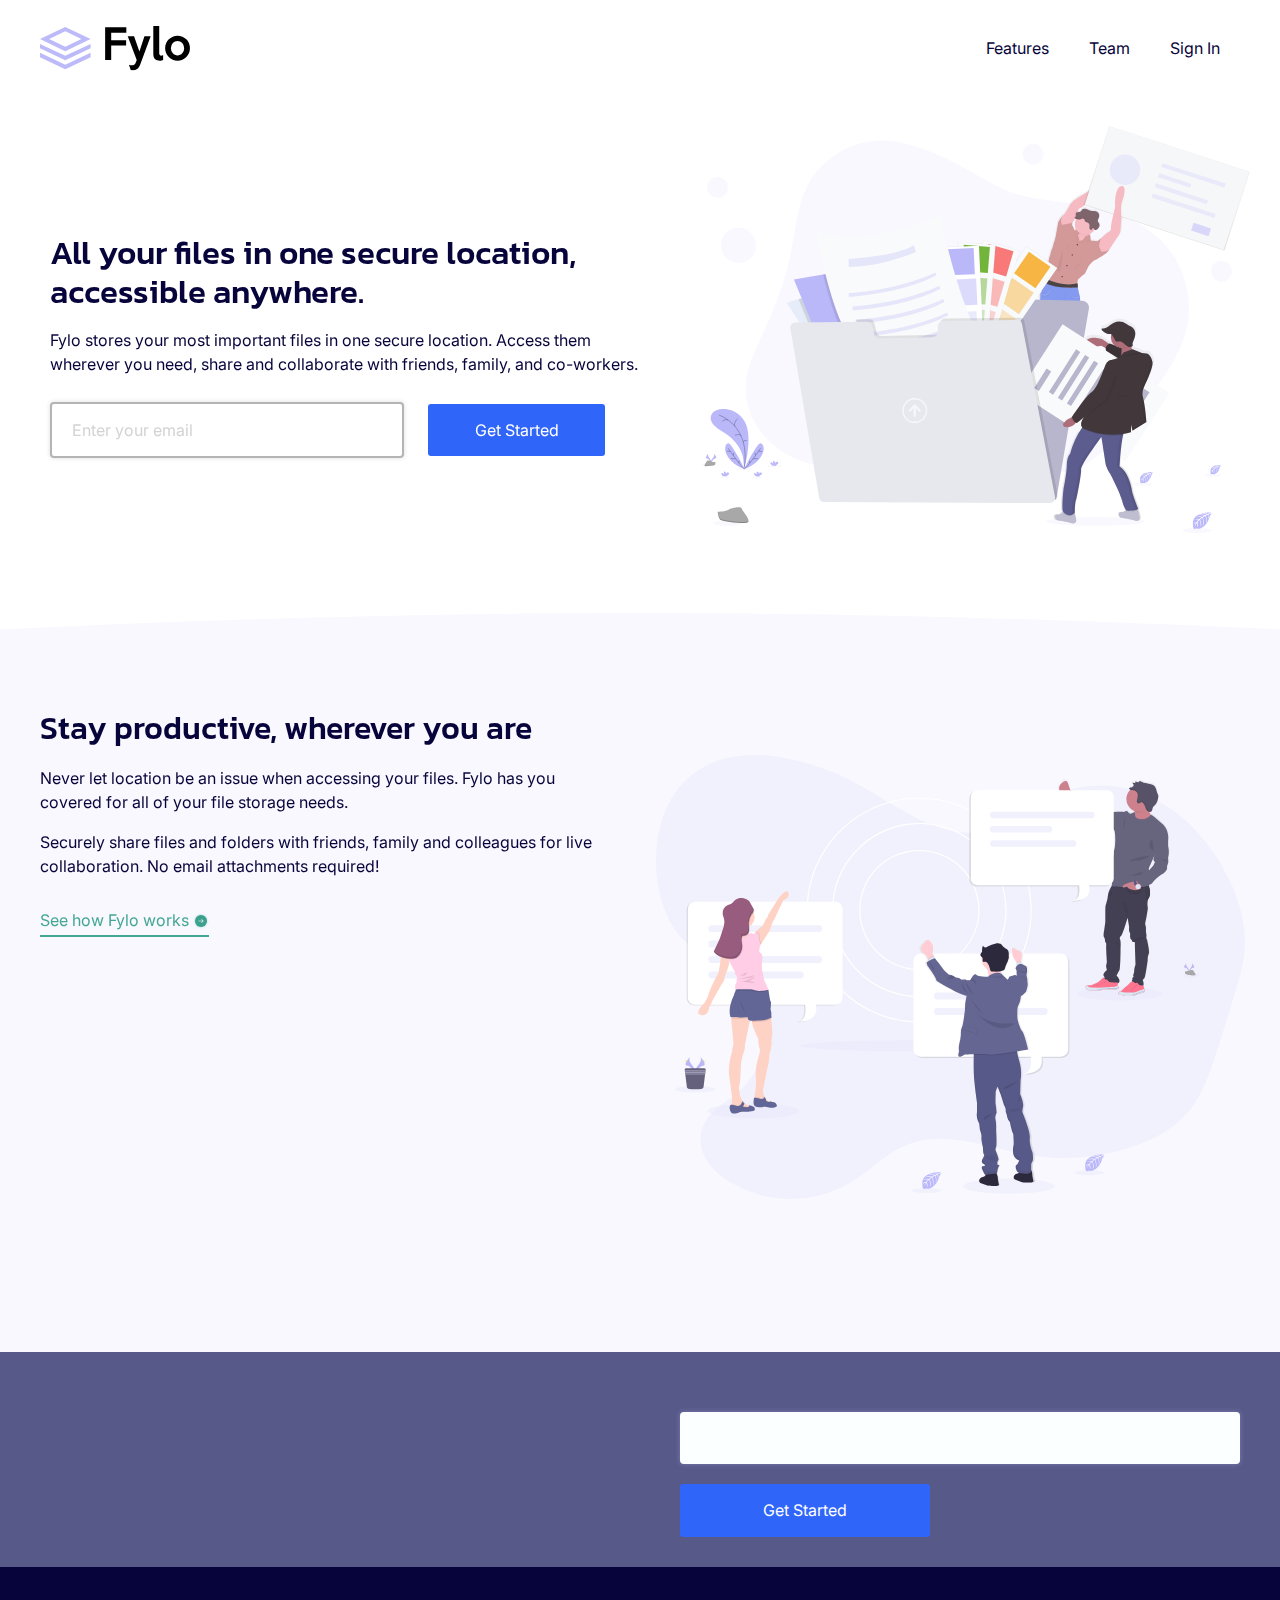
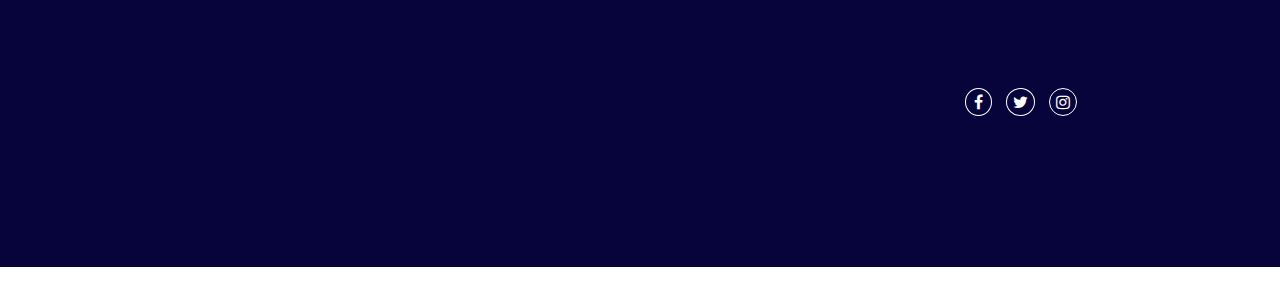
<file: index.html>
<!DOCTYPE html>
<html lang="en">
  <head>
    <meta charset="UTF-8" />
    <meta http-equiv="X-UA-Compatible" content="IE=edge" />
    <meta name="viewport" content="width=device-width, initial-scale=1.0" />
    <meta
      name="description"
      content="Fylo stores your most important files in one secure location."
    />

    <title>Fylo - A fast and secure cloud to store your files</title>
    <link rel="preconnect" href="https://fonts.googleapis.com" />
    <link rel="preconnect" href="https://fonts.gstatic.com" crossorigin />
    <link
      href="https://fonts.googleapis.com/css2?family=Heebo:wght@400;500;600&family=Inter:wght@400;500&family=Kanit:wght@400;500;600&family=Montserrat:wght@400;500&family=Overpass:wght@400;500;600&display=swap"
      rel="stylesheet"
    />

    <link rel="stylesheet" href="./css/normalize.css" />
    <link rel="stylesheet" href="./css/style.css" />

    <link
      rel="stylesheet"
      href="https://cdnjs.cloudflare.com/ajax/libs/font-awesome/4.7.0/css/font-awesome.min.css"
    />

    <link rel="stylesheet" href="https://unpkg.com/aos@next/dist/aos.css" />
  </head>
  <body>
    <header>
      <!-- nav -->
      <div class="nav">
        <img src="./images/logo.svg" alt="" class="nav__logo" />

        <ul class="nav__items">
          <li><a href="#">Features</a></li>
          <li><a href="#">Team</a></li>
          <li><a href="#">Sign In</a></li>
        </ul>
      </div>

      <!-- hero banner -->

      <div class="hero__banner grid grid__1x2">
        <img src="./images/illustration-1.svg" alt="" class="hero__image" />

        <div
          class="hero__content"
          data-aos="zoom-in-right"
          data-aos-duration="1000"
        >
          <h1 class="hero-heading">
            All your files in one secure location, accessible anywhere.
          </h1>
          <p class="hero-description">
            Fylo stores your most important files in one secure location. Access
            them wherever you need, share and collaborate with friends, family,
            and co-workers.
          </p>

          <form method="post">
            <div class="form__input">
              <input
                type="email"
                class="form__input-email form__input-emobile form__input-firstemail"
                id="form__input-email"
                name="email"
                placeholder="Enter your email"
                required
              />
              <button class="btn btn__secondary btn__firstemail" type="submit">
                Get Started
              </button>
            </div>
          </form>
        </div>
      </div>
    </header>

    <main>
      <!-- features -->

      <div class="features">
        <div class="features__background grid grid__1x2">
          <img
            src="./images/illustration-2.svg"
            alt=""
            data-aos="zoom-in-right"
            data-aos-duration="1000"
            class="features__image"
          />

          <div
            class="features__content"
            data-aos="fade-right"
            data-aos-duration="1000"
          >
            <h2 class="features-heading">Stay productive, wherever you are</h2>
            <p class="features-description">
              Never let location be an issue when accessing your files. Fylo has
              you covered for all of your file storage needs.
            </p>

            <p class="features-description">
              Securely share files and folders with friends, family and
              colleagues for live collaboration. No email attachments required!
            </p>

            <p class="arrow__link">
              <a href="#">
                See how Fylo works
                <img
                  class="arrow__image"
                  src="./images/icon-arrow.svg"
                  alt=""
                />
              </a>
            </p>

            <!-- testimonial -->

            <div
              class="testimonial"
              data-aos="zoom-in-right"
              data-aos-duration="1000"
            >
              <img
                src="./images/icon-quotes.svg"
                alt=""
                class="testimonial__quote"
              />
              <p class="testimonial-content">
                Fylo has improved our team productivity by an order of
                magnitude. Since making the switch our team has become a
                well-oiled collaboration machine.
              </p>

              <section class="user__testimonial">
                <img
                  src="./images/avatar-testimonial.jpg"
                  alt=""
                  class="testimonial__user-avatar"
                />

                <div class="testimonial__user-profile">
                  <p class="testimonial__user-name">Kyle Burton</p>
                  <p class="testimonial__user-position">
                    Founder & CEO, Huddle
                  </p>
                </div>
              </section>
            </div>
          </div>
        </div>
      </div>

      <!-- support -->

      <div class="support">
        <div class="support-width grid grid__1x2">
          <div
            class="support-content"
            data-aos="zoom-in-right"
            data-aos-duration="1000"
          >
            <h3 class="support-heading">Get early access today</h3>
            <p>
              It only takes a minute to sign up and our free starter tier is
              extremely generous. If you have any questions, our support team
              would be happy to help you.
            </p>
          </div>

          <form method="post">
            <div class="form__input">
              <input
                type="email"
                class="form__input-email form__input-emobile form__input-secondemail"
                id="form__input-email"
                name="email"
                required
              />
              <button class="btn btn__secondary btn__secondemail" type="submit">
                Get Started
              </button>
            </div>
          </form>
        </div>
      </div>
    </main>

    <!-- footer- -->

    <footer class="footer">
      <div class="grid grid__1x4 footer-grid">
        <section
          class="footer__contact"
          data-aos="zoom-in-up"
          data-aos-duration="1000"
        >
          <svg
            class="footer__logo"
            width="100"
            height="49"
            xmlns="http://www.w3.org/2000/svg"
            xmlns:xlink="http://www.w3.org/1999/xlink"
          >
            <defs><path id="a" d="M.014.03h93.96v48.29H.015z" /></defs>
            <g fill="none" fill-rule="evenodd">
              <path
                d="M0 14.13v.123l27.95 13.13L56 14.209v-.033L27.95 1 0 14.13zm10.077.062L27.95 5.795l17.877 8.397-17.877 8.396-17.874-8.396zM27.95 32.483L0 19.55v4.784l27.95 12.964L56 24.289v-4.784L27.95 32.483zm0 9.703L0 29.25v4.783L27.95 47 56 33.99v-4.784l-28.05 12.98z"
                fill="#fff"
              />
              <g transform="translate(72)">
                <mask id="b" fill="white"><use xlink:href="#a" /></mask>
                <path
                  d="M87.56 24.152a8.1 8.1 0 0 0-2.161-5.573 7.259 7.259 0 0 0-2.34-1.673 6.864 6.864 0 0 0-2.85-.601c-1.01 0-1.961.2-2.852.601a7.257 7.257 0 0 0-2.34 1.673 8.102 8.102 0 0 0-2.16 5.574 8.102 8.102 0 0 0 2.16 5.573 7.257 7.257 0 0 0 2.34 1.672 6.864 6.864 0 0 0 2.851.602c1.01 0 1.96-.2 2.852-.602a7.259 7.259 0 0 0 2.339-1.672 8.1 8.1 0 0 0 2.16-5.574zm6.415 0c0 1.932-.357 3.723-1.07 5.373a13.098 13.098 0 0 1-2.94 4.28c-1.247 1.205-2.71 2.156-4.388 2.854-1.678.699-3.468 1.048-5.369 1.048-1.9 0-3.683-.349-5.346-1.048a13.863 13.863 0 0 1-4.366-2.876 13.351 13.351 0 0 1-2.94-4.302c-.713-1.65-1.07-3.426-1.07-5.329 0-1.873.364-3.634 1.092-5.284a13.92 13.92 0 0 1 2.962-4.325 13.671 13.671 0 0 1 4.367-2.898 13.552 13.552 0 0 1 5.301-1.048c1.901 0 3.69.35 5.369 1.048 1.678.698 3.14 1.65 4.388 2.854 1.248 1.204 2.228 2.638 2.94 4.302.713 1.665 1.07 3.449 1.07 5.351zM64.258 36.905a8.6 8.6 0 0 1-1.715.58c-.638.148-1.3.222-1.982.222a9.84 9.84 0 0 1-2.74-.379 6.003 6.003 0 0 1-2.295-1.226c-.653-.565-1.173-1.3-1.56-2.207-.385-.907-.578-2-.578-3.277V.029h6.549v29.474c0 1.07.215 1.806.646 2.207.43.401.943.602 1.537.602.742 0 1.455-.223 2.138-.669v5.262zM50.492 11.22L38.908 41.854c-.861 2.289-1.99 3.939-3.386 4.95-1.396 1.01-3.06 1.515-4.99 1.515-.297 0-.623-.022-.98-.066a7.352 7.352 0 0 1-1.025-.201l-2.138-5.975a8.486 8.486 0 0 0 1.56.557c.534.134 1.039.201 1.514.201 1.01 0 1.93-.23 2.762-.691.832-.46 1.47-1.315 1.916-2.564l.891-2.586-9.935-25.773h6.995l5.925 16.588 5.57-16.588h6.905zM23.538 7.342H6.786v8.294h16.529v5.618H6.785v15.784H.015V1.412h23.524v5.93z"
                  fill="#fff"
                  mask="url(#b)"
                />
              </g>
            </g>
          </svg>
          <ul class="footer__items">
            <li class="footer-link">
              <a href="#"
                ><img src="./images/icon-phone.svg" alt="" /> +1-543-123-4567
              </a>
            </li>

            <li class="footer-link">
              <a href="mailto:example@fylo.com"
                ><img src="./images/icon-email.svg" alt="" />
                example@fylo.com</a
              >
            </li>
          </ul>
        </section>

        <section
          class="footer__about"
          data-aos="zoom-in-up"
          data-aos-duration="1000"
        >
          <ul class="footer__items">
            <li><a href="#">About Us</a></li>
            <li><a href="#"> Jobs</a></li>
            <li><a href="#"> Press</a></li>
            <li><a href="#"> Blog</a></li>
          </ul>
        </section>

        <section
          class="footer__faq"
          data-aos="zoom-in-up"
          data-aos-duration="1000"
        >
          <ul class="footer__items">
            <li><a href="#">Contact Us</a></li>
            <li><a href="#"> Terms</a></li>
            <li><a href="#"> Privacy</a></li>
          </ul>
        </section>

        <section class="footer__socials">
          <ul class="footer__items">
            <li>
              <a href="www.facebook.com"><i class="fa fa-facebook"></i></a>
            </li>
            <li>
              <a href="www.twitter.com"> <i class="fa fa-twitter"></i></a>
            </li>
            <li>
              <a href="www.instagram.com"> <i class="fa fa-instagram"></i></a>
            </li>
          </ul>
        </section>
      </div>
    </footer>

    <script src="https://unpkg.com/aos@next/dist/aos.js"></script>
    <script>
      AOS.init();
    </script>
  </body>
</html>
</file>
<file: css/style.css>
*,
*::before,
*::after {
  box-sizing: border-box;
}

::selection {
  background: #535169;
  color: white;
}
:root {
  --color-primary: #07043b;
  --color-secondary: #2f65f9;
  --color-secondary-hover: #6b9bff;
  --color-white: white;
  --font-overpass: "Overpass", sans-serif;
  --font-montserrat: "Montserrat", sans-serif;
  --font-kanit: "Kanit", sans-serif;
  --font-inter: "Inter", sans-serif;
  --font-heebo: "Heebo", sans-serif;
}

html {
  font-size: 62.5%;
}

body {
  font-family: var(--font-inter);
  font-weight: 400;
  line-height: 1.5;
  color: var(--color-primary);
  font-size: 1.6rem;
}

h1,
h2,
h3 {
  font-family: var(--font-kanit);
  font-weight: 500;
  line-height: 1.2;
  color: var(--color-primary);
}

h1 {
  font-size: 3.5rem;
  margin-bottom: 1.5rem;
}

h2 {
  font-size: 3.2rem;
  margin-bottom: 1.8rem;
}

h3 {
  font-size: 2.3rem;
  margin-bottom: 1.65rem;
}

/* button */

.btn {
  padding: 1.7rem 6rem;
  border-radius: 3px;
}

.btn__secondary {
  background: var(--color-secondary);
  color: white;
  border: none;
  transition: background 0.2s;
}

.btn__secondary:hover {
  background: #6b9bff;
}

/* input- */

.form__input-email {
  display: block;
  padding: 1.7rem 2rem;
  border-radius: 4px;
  border: 1px solid #25234e;
}

.form__input-email:focus {
  border-color: var(--color-secondary-hover);
  box-shadow: 0 0 10px 2px #5673bb;
  outline: 0;
}

.form__input-emobile {
  width: 100%;
  margin-bottom: 3rem;
}

.form__input .btn__secondary {
  width: 100%;
}

@media screen and (min-width: 768px) {
  .form__input-firstemail {
    display: inline;
  }

  .form__input-emobile {
    width: 50%;
    margin-bottom: 0;
  }

  .form__input .btn__firstemail {
    margin-left: 2rem;
    width: 30%;
  }

  /* for the second email section on the site */

  .form__input-secondemail {
    display: block;
    margin-bottom: 3rem;
    width: 100%;
  }

  .form__input .btn__secondemail {
    margin-left: 0;
    width: 30%;
  }
}

/* grid */
.grid {
  display: grid;
  grid-template-columns: repeat(1, 1fr);
  grid-auto-rows: minmax(10rem, auto);
}

@media screen and (min-width: 768px) {
  .grid__1x2 {
    display: grid;
    grid-template-columns: repeat(2, 1fr);
    grid-auto-rows: minmax(10rem, auto);
  }

  .grid__1x4 {
    display: grid;
    grid-template-columns: repeat(4, 1fr);
    grid-auto-rows: minmax(10rem, auto);
  }
}

/* arrow link */

.arrow__link a {
  color: #44a795;
  font-family: "Inter", sans-serif;
  text-decoration: none;
  border-bottom: 2px solid #44a795;
  padding-bottom: 0.5rem;
  width: 50%;
}

.arrow__image {
  vertical-align: middle;
}

/* testimonial */

.testimonial {
  border-radius: 3px;
  box-shadow: 0 0 40px 5px rgb(223, 223, 223);
  margin: 1rem 4rem 0;
  padding: 3rem 3rem 2rem 3rem;
}
.testimonial__quote {
  width: 20px;
}

/* user avatar and name */

.user__testimonial {
  display: flex;
}

.testimonial__user-avatar {
  width: 50px;
  height: 53px;
  border-radius: 100%;

  align-self: center;
}

.testimonial__user-profile {
  margin-left: 1.5rem;
  align-self: center;
}

.testimonial__user-name {
  font-weight: 600;
  margin-bottom: 0;
}

.testimonial__user-position {
  margin-top: 0.2rem;
  font-size: 1.2rem;
}

/* nav */

.nav {
  display: flex;
  justify-content: space-between;
  flex-wrap: nowrap;
}

.nav__logo {
  width: 110px;
  height: 35px;
  align-self: center;
  margin-left: 2rem;
}

.nav__items {
  display: flex;

  margin-right: 1rem;
  padding-left: 5px;
}

.nav__items li {
  list-style-type: none;
  margin: 1rem;
}

.nav__items a {
  text-decoration: none;
  font-size: 1.4rem;
  color: var(--color-primary);
  transition: color 0.2s;
}

.nav__items a:hover {
  color: #2f65f9;
}

@media screen and (max-width: 350px) {
  .nav__items a {
    font-size: 1.1rem;
  }

  .nav__logo {
    width: 90px;
    height: 28px;
    align-self: center;
  }
}

@media screen and (min-width: 768px) {
  .nav__logo {
    margin-left: 4rem;
    width: 150px;
    height: 45px;
  }

  .nav__items li {
    margin: 2rem;
  }

  .nav__items {
    margin-right: 4rem;
    align-self: center;
  }

  .nav__items a {
    font-size: 1.6rem;
  }
}

/* footer */

.footer {
  background: var(--color-primary);
  padding-top: 5rem;
}

.footer__contact {
  padding-left: 4rem;
}

.footer__contact .footer__items {
  padding: 0;
}

.footer__logo {
  width: 100%;
}

.footer-link {
  margin-bottom: 1rem;
}

.footer__items li {
  list-style: none;
  margin-bottom: 1rem;
}

.footer__items a {
  text-decoration: none;
  color: white;
  transition: color 0.2s;
}

.footer__items a:hover {
  color: lightblue;
}

.footer__items img {
  margin-right: 1rem;
}

.footer__socials {
  justify-self: center;
}
.footer__socials ul {
  padding-left: 0;
}
.footer__socials li {
  display: inline;
  margin: 0.5rem;
}

.footer__items i {
  color: white;
  padding: 0.5rem 0.6rem;
  border: 1px solid white;
  border-radius: 200%;
}

i.fa-facebook {
  color: white;
  padding: 0.5rem 0.8rem;
}

@media screen and (min-width: 768px) {
  .footer {
    height: 300px;
  }

  .footer__logo {
    white-space: nowrap;
  }
  .footer__socials {
    justify-self: center;
  }

  .footer__about {
    padding-top: 5.5rem;
  }

  .footer__faq {
    padding-top: 5.5rem;
  }

  .footer__socials {
    justify-self: normal;
    padding-top: 5.5rem;
  }

  .footer__contact {
    padding-left: 10%;
  }
}

/* support */

.support {
  text-align: center;

  padding: 3rem 10% 7rem;
  background: #575989;
}

.support h3,
.support p {
  color: #fbffff;
}

.support .form__input-email {
  border: none;
  background: #fbffff;
  box-shadow: 0 0 5px 0 rgb(126, 126, 175);
  margin-top: 3rem;
  margin-bottom: 2rem;
}

@media screen and (min-width: 768px) {
  .support {
    text-align: left;
    padding: 3rem 0;
  }

  .support-width {
    max-width: 1440px;
    margin: 0 auto;
  }

  .support-content {
    padding-left: 3rem;
    padding-right: 5rem;
    justify-self: left;
  }

  .support .btn {
    width: 250px;
  }

  .support .form__input {
    padding: 0 4rem;
  }
}

/* banner */

.hero__banner {
  text-align: center;
  padding: 3rem;
}
.hero__image {
  width: 100%;
}

.hero-heading {
  font-size: 3rem;
}

.hero__content {
  margin-top: 3rem;
}

.hero__banner .form__input-email {
  margin-top: 3rem;
  margin-bottom: 2rem;
  border: 2px solid #b4b4b4;
  box-shadow: 0 0 5px 0 rgb(221, 221, 221);
}

.form__input-email:focus {
  border-color: var(--color-secondary-hover);
  box-shadow: 0 0 10px 2px #ecedf0;
  outline: 0;
}

.hero__banner .form__input-email::placeholder {
  color: lightgray;
}

@media screen and (min-width: 768px) {
  .hero__banner {
    max-width: 1440px;
    margin: 0 auto;
    grid-template-areas: "aside aside1";
    text-align: left;
  }

  .hero-heading {
    font-size: 3.3rem;
  }

  .hero__image {
    grid-area: aside1;
    width: 90%;
    align-self: center;

    justify-self: right;
    margin-right: 0;
  }
  .hero__content {
    align-self: center;
    margin-left: 2rem;
  }

  .hero__description {
    margin-bottom: 0;
  }

  .hero__banner .form__input-email {
    margin-top: 1rem;
    width: 60%;
  }

  .hero__content .btn {
    padding: 1.7rem 4%;
    white-space: nowrap;
  }
}

/* features */
.features {
  text-align: center;
  margin-top: 5rem;
}

.features__background {
  background: url(../images/bg-curve-mobile.svg) no-repeat;
  background-size: cover;
  background-position: center;
  padding: 2rem;
  margin-left: 0;
  margin-right: 0;
}

.features__image {
  width: 95%;

  margin: 6rem auto 1rem;
}

.features__content {
  margin-top: 3rem;
}

.features__content .testimonial {
  background-color: white;
  text-align: left;
  margin: 5rem 1rem 2rem;
}

.features__content .arrow__link {
  margin-top: 3rem;
}

@media screen and (min-width: 768px) {
  .features {
    text-align: left;
  }

  .features__background {
    background: url(../images/bg-curve-desktop.svg) no-repeat;
    background-size: cover;
    background-position: center;
    grid-template-areas: "aside aside1";
    padding: 4rem 2rem 10rem;
  }

  .features__image {
    grid-area: aside1;
    width: 95%;
    align-self: center;
    justify-self: right;
  }

  .features__content {
    margin-top: 3rem;

    padding-left: 2rem;
  }

  .features__content .testimonial {
    background-color: white;
    text-align: left;
    margin: 5rem 3rem 2rem 0;
  }

  .features-description {
    margin-right: 3rem;
  }
}
</file>
